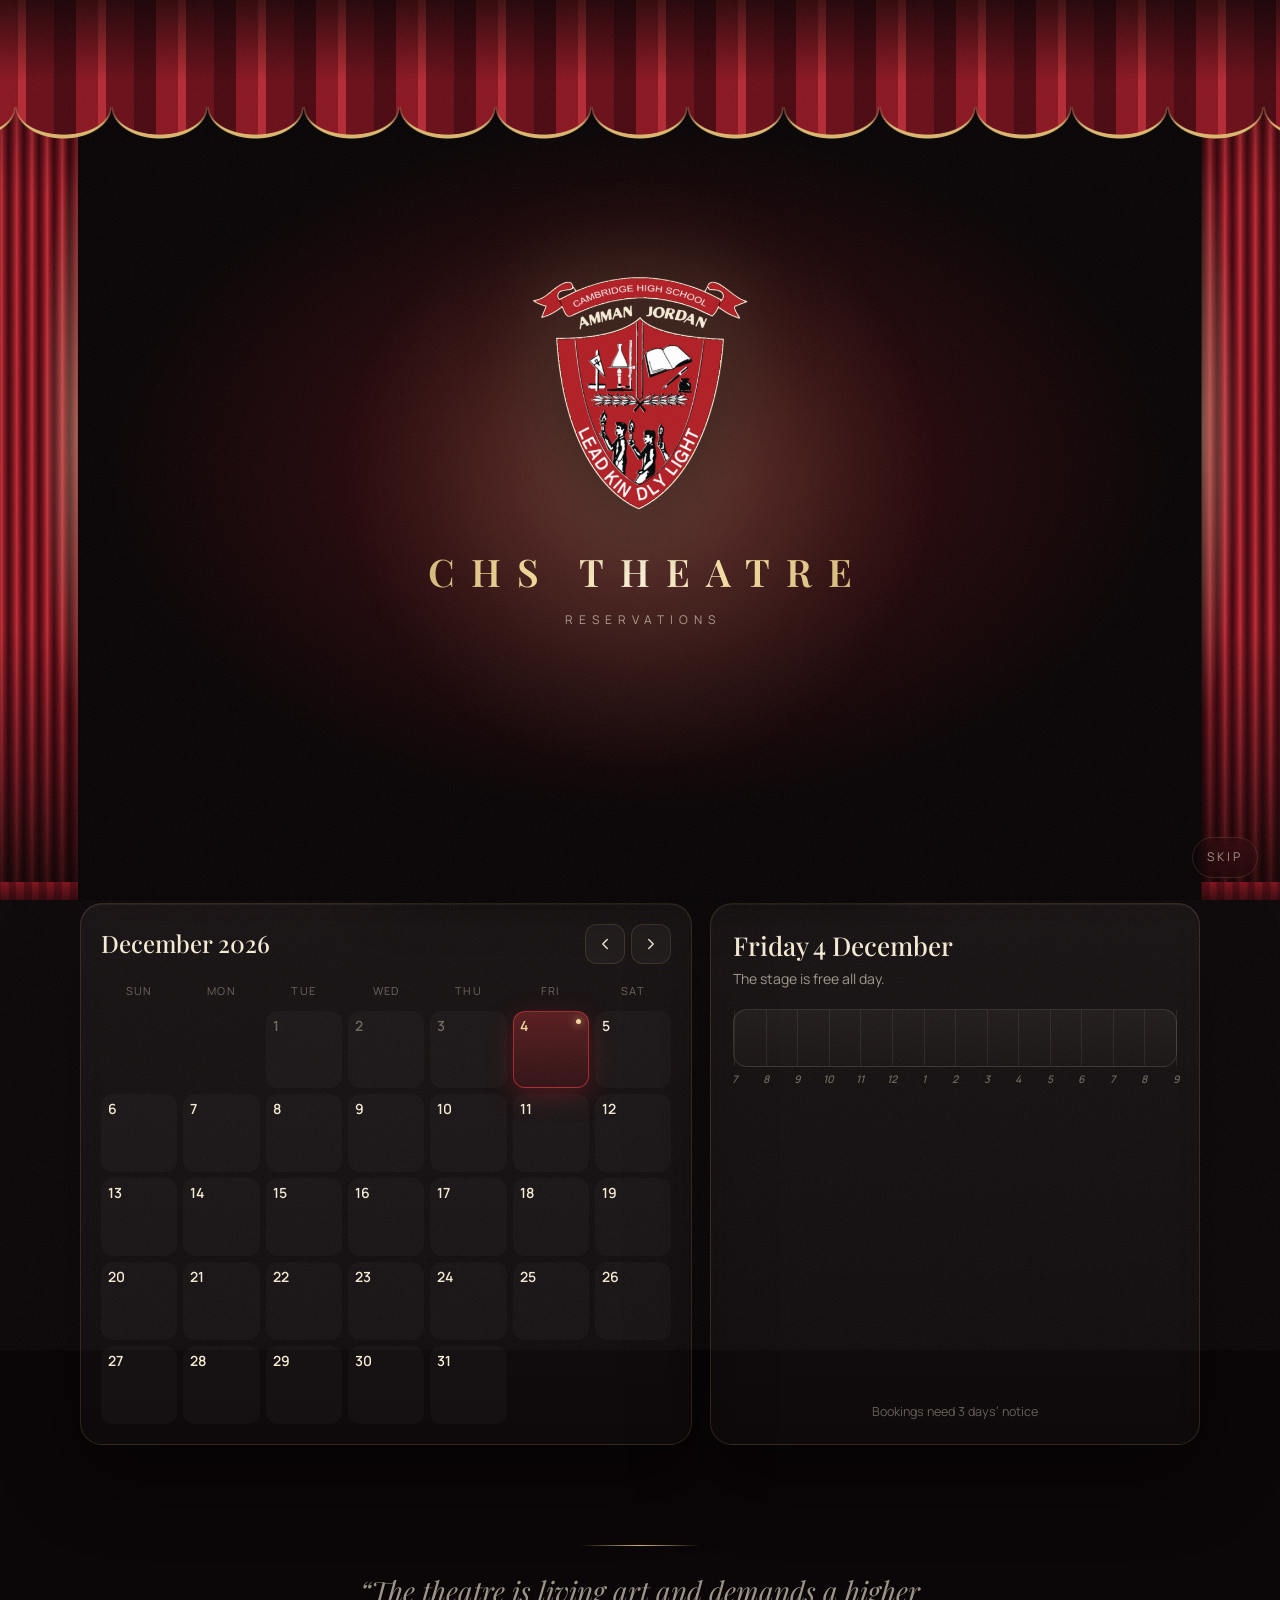
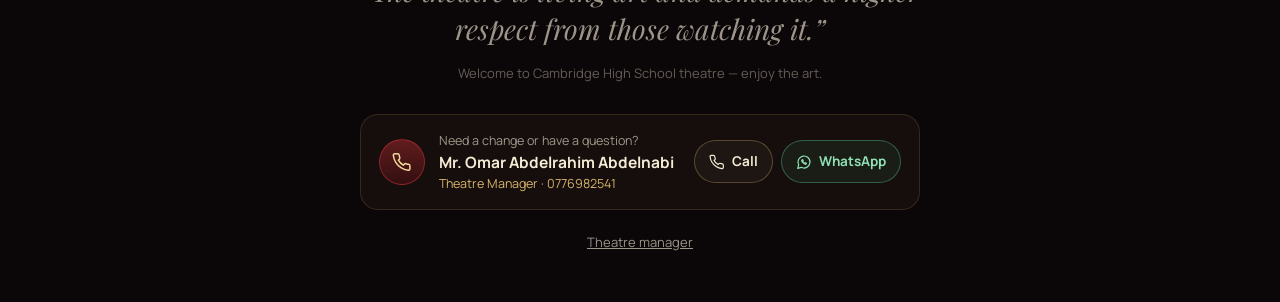
<file: index.html>
<!doctype html>
<html lang="en" dir="ltr">
<head>
  <meta charset="utf-8" />
  <meta name="viewport" content="width=device-width, initial-scale=1, viewport-fit=cover" />
  <meta name="robots" content="noindex, nofollow" />
  <meta name="theme-color" content="#0b0608" />
  <meta name="apple-mobile-web-app-capable" content="yes" />
  <meta name="mobile-web-app-capable" content="yes" />
  <meta name="apple-mobile-web-app-status-bar-style" content="black-translucent" />
  <meta name="apple-mobile-web-app-title" content="CHS Theatre" />
  <title>CHS Theatre</title>
  <meta name="description" content="Book the Cambridge High School theatre." />
  <link rel="manifest" href="manifest.webmanifest" />
  <link rel="icon" type="image/png" href="icon-192.png" />
  <link rel="apple-touch-icon" href="apple-touch-icon.png" />
  <link rel="preconnect" href="https://fonts.googleapis.com" />
  <link rel="preconnect" href="https://fonts.gstatic.com" crossorigin />
  <link href="https://fonts.googleapis.com/css2?family=Amiri:wght@400;700&family=IBM+Plex+Sans+Arabic:wght@400;500;600;700&family=Manrope:wght@400;500;600;700;800&family=Playfair+Display:ital,wght@0,500;0,600;1,400;1,500&display=swap" rel="stylesheet" />
  <link rel="preload" as="image" href="logo-dark.png" />
  <link rel="stylesheet" href="styles.css?v=8" />
</head>
<body class="locked">
  <!-- ─── Intro: the curtain ─── -->
  <div id="intro" aria-hidden="true">
    <div class="intro-stage">
      <div class="intro-spot"></div>
      <div class="intro-pool"></div>
      <div class="intro-mark">
        <img src="logo-dark.png" alt="" />
        <div class="intro-title">CHS Theatre</div>
        <div class="intro-sub" data-t="introSub">Reservations</div>
      </div>
    </div>
    <div class="curtain l"><div class="shine"></div></div>
    <div class="curtain r"><div class="shine"></div></div>
    <div class="valance"></div>
    <div class="fringe"></div>
    <button class="skip" data-t="skip">Skip</button>
  </div>

  <div class="stage-bg">
    <div class="beam b1"></div>
    <div class="beam b2"></div>
    <canvas id="dust"></canvas>
  </div>
  <div class="grain"></div>

  <div class="app">
    <header class="top">
      <div class="wrap">
        <a class="brand" href="#">
          <img src="logo-dark.png" alt="Cambridge High School" />
          <div><b>CHS Theatre</b><small data-t="brandSub">Cambridge High School</small></div>
        </a>
        <div class="spacer"></div>
        <button class="pill-btn" id="langBtn" aria-label="Language"><span data-icon="globe"></span><span id="langLbl">عربي</span></button>
      </div>
    </header>

    <main>
      <section class="hero wrap">
        <span class="eyebrow reveal"><i></i><span data-t="eyebrow">Theatre reservations · Now online</span></span>
        <h1 class="reveal" data-t-html="heroTitle">The stage is <em>yours.</em></h1>
        <p class="lead reveal" data-t="heroLead">Reserve the school theatre in under a minute. Your request goes straight to the Theatre Manager — you’ll get the confirmation by email and in your calendar.</p>
        <div class="cta-row reveal">
          <button class="btn primary" data-open-booking><span data-icon="ticket"></span><span data-t="ctaBook">Book the theatre</span></button>
          <a class="btn ghost" href="#availability"><span data-icon="calendar"></span><span data-t="ctaAvail">See availability</span></a>
        </div>
        <div class="facts reveal">
          <span><span data-icon="clock"></span><span data-t="fact1">Book by the hour</span></span>
          <span><span data-icon="bell"></span><span data-t="fact2">Book at least 3 days ahead</span></span>
          <span><span data-icon="mail"></span><span data-t="fact3">Email + calendar confirmation</span></span>
        </div>
      </section>

      <section class="block wrap" id="availability">
        <div class="sec-head reveal">
          <div>
            <h2 data-t="availTitle">Availability</h2>
            <p data-t="availSub">Tap a day to see when the stage is free.</p>
          </div>
          <div class="legend">
            <span><i class="l-free"></i><span data-t="free">Free</span></span>
            <span><i class="l-pend"></i><span data-t="pending">Pending</span></span>
            <span><i class="l-busy"></i><span data-t="booked">Booked</span></span>
          </div>
        </div>
        <div class="avail reveal">
          <div class="card cal" id="mainCal"></div>
          <div class="card dayp" id="dayPanel"></div>
        </div>
      </section>

      <section class="block wrap" id="mineSec" hidden>
        <div class="sec-head reveal">
          <div>
            <h2 data-t="mineTitle">My requests</h2>
            <p data-t="mineSub">Requests sent from this device.</p>
          </div>
          <button class="pill-btn" id="mineRefresh"><span data-icon="refresh"></span><span data-t="refresh">Refresh</span></button>
        </div>
        <div class="mine reveal" id="mineList"></div>
      </section>
    </main>

    <footer class="foot wrap">
      <div class="orn"></div>
      <blockquote data-t="quote">“The theatre is living art and demands a higher respect from those watching it.”</blockquote>
      <div data-t="enjoy">Welcome to Cambridge High School theatre — enjoy the art.</div>
      <div class="contact-slot" style="margin-top:30px"></div>
      <div style="margin-top:22px"><a href="admin.html" data-t="managerLink">Theatre manager</a></div>
    </footer>
  </div>

  <!-- ─── Booking sheet ─── -->
  <div class="sheet-wrap" id="sheet" role="dialog" aria-modal="true" aria-labelledby="stepTitle">
    <div class="scrim" data-close></div>
    <div class="sheet">
      <div class="sheet-top">
        <div class="grabber"></div>
        <div class="sheet-bar">
          <div class="st"><small id="stepNum">Step 1 of 5</small><b id="stepTitle">About you</b></div>
          <button class="icon-btn" data-close aria-label="Close"><span data-icon="x"></span></button>
        </div>
        <div class="progress" id="progress"><i></i><i></i><i></i><i></i><i></i></div>
      </div>

      <div class="sheet-body" id="sheetBody">
        <!-- 1 · You -->
        <div class="step" data-step="1">
          <div class="field">
            <label for="fName" data-t="fName">Teacher’s name</label>
            <input class="input" id="fName" autocomplete="name" data-ph="phName" placeholder="e.g. Shireen Bakri" />
            <div class="err" data-err="name" data-t="errName">Please write your name.</div>
          </div>
          <div class="field">
            <label for="fEmail" data-t="fEmail">School email</label>
            <div class="email-wrap">
              <input class="input" id="fEmail" inputmode="email" autocomplete="email" autocapitalize="off" spellcheck="false" placeholder="firstname.lastname" />
              <span class="dom">@cambridge.edu.jo</span>
            </div>
            <div class="hint" data-t="emailHint">Confirmations are sent here.</div>
            <div class="err" data-err="email" data-t="errEmail">Write the part before @cambridge.edu.jo</div>
          </div>
          <div class="field">
            <span class="lbl" data-t="fDept">Department</span>
            <div class="chips" id="deptChips"></div>
            <div class="reveal-box" id="deptOtherBox"><div><input class="input" id="fDeptOther" data-ph="phDeptOther" placeholder="Department name" /></div></div>
            <div class="err" data-err="dept" data-t="errDept">Choose your department.</div>
          </div>
          <div class="field">
            <label for="fHod" data-t="fHod">HOD’s name</label>
            <input class="input" id="fHod" data-ph="phHod" placeholder="Head of department" />
            <div class="hint" data-t="hodHint">Your HOD approves the event before the theatre manager.</div>
            <div class="err" data-err="hod" data-t="errHod">Please write your HOD’s name.</div>
          </div>
        </div>

        <!-- 2 · Event -->
        <div class="step" data-step="2">
          <div class="field">
            <label for="fTitle" data-t="fTitle">Event title</label>
            <input class="input" id="fTitle" data-ph="phTitle" placeholder="e.g. Grade 6 parents orientation" />
            <div class="err" data-err="title" data-t="errTitle">Give the event a title.</div>
          </div>
          <div class="field">
            <label for="fDesc"><span data-t="fDesc">Event description</span> <span class="opt" data-t="optional">(optional)</span></label>
            <textarea class="input" id="fDesc" data-ph="phDesc" placeholder="What happens on stage?"></textarea>
          </div>
          <div class="field">
            <span class="lbl" data-t="fAudience">Number of audience</span>
            <div class="stepper" id="audStepper">
              <button type="button" data-d="-10" aria-label="-10">−</button>
              <input id="fAudience" type="number" inputmode="numeric" min="1" max="600" value="50" />
              <button type="button" data-d="10" aria-label="+10">+</button>
            </div>
          </div>
          <div class="field">
            <span class="lbl" data-t="fAudType">Who’s attending?</span>
            <div class="chips" id="audChips"></div>
            <div class="err" data-err="aud" data-t="errAud">Choose at least one.</div>
          </div>
          <div class="field">
            <label for="fAudNote"><span data-t="fAudNote">Audience notes</span> <span class="opt" data-t="optional">(optional)</span></label>
            <input class="input" id="fAudNote" data-ph="phAudNote" placeholder="e.g. Staff: only HODs" />
          </div>
        </div>

        <!-- 3 · When -->
        <div class="step" data-step="3">
          <div class="mini-cal" id="pickCal"></div>
          <div class="err" data-err="date" data-t="errDate">Pick a date.</div>
          <div id="whenBox" hidden>
            <div class="picked"><span data-icon="calendar"></span><b id="pickedLbl"></b></div>
            <span class="lbl" data-t="tlLbl">The stage that day — tap a free spot</span>
            <div class="tl" id="tl"></div>
            <div class="time-row" style="margin-top:16px">
              <div><span class="lbl" data-t="start">Start</span><input class="input" type="time" id="fStart" step="900" /></div>
              <div><span class="lbl" data-t="end">End</span><input class="input" type="time" id="fEnd" step="900" /></div>
            </div>
            <div class="chips dur" id="durChips" style="margin-top:12px"></div>
            <div class="err" id="timeErr"></div>

            <h4 class="sub-h" data-t="rehTitle">Rehearsal</h4>
            <div class="switch" id="rehSw" role="switch" tabindex="0">
              <div class="s-t"><b data-t="rehT">I need a rehearsal</b><small data-t="rehS">Book the stage for a run-through too</small></div>
              <div class="tog"></div>
            </div>
            <div class="reveal-box" id="rehBox"><div>
              <div class="field" style="margin-top:4px">
                <span class="lbl" data-t="rehDate">Rehearsal date</span>
                <input class="input" type="date" id="fRehDate" />
              </div>
              <div id="rehWrap" hidden>
                <div class="tl" id="rehTl"></div>
                <div class="time-row" style="margin-top:16px">
                  <div><span class="lbl" data-t="start">Start</span><input class="input" type="time" id="fRehStart" step="900" /></div>
                  <div><span class="lbl" data-t="end">End</span><input class="input" type="time" id="fRehEnd" step="900" /></div>
                </div>
                <div class="chips dur" id="rehDurChips" style="margin-top:12px"></div>
                <div class="err" id="rehTimeErr"></div>
              </div>
              <div class="err" data-err="reh" data-t="errReh">Pick the rehearsal date and time.</div>
            </div></div>
          </div>
        </div>

        <!-- 4 · Facilities -->
        <div class="step" data-step="4">
          <p class="hint" style="margin:0 0 14px;font-size:14px" data-t="equipHint">Tap everything you need on the day.</p>
          <div class="equip" id="equipGrid"></div>
          <div class="field" style="margin-top:18px">
            <label for="fOther"><span data-t="fOther">Any other needs</span> <span class="opt" data-t="optional">(optional)</span></label>
            <textarea class="input" id="fOther" data-ph="phOther" placeholder="Anything not listed above"></textarea>
          </div>
        </div>

        <!-- 5 · Review -->
        <div class="step" data-step="5">
          <div class="review" id="reviewBox"></div>
          <div class="rules">
            <h4 data-t="rulesT">Theatre notes</h4>
            <ul>
              <li data-t-html="rule1">Theatre reservations should be made at the <strong>beginning of each school term</strong>.</li>
              <li data-t-html="rule2">Facilities and materials needed must be handed in <strong>3 days before the event</strong>.</li>
              <li data-t-html="rule3">Torch use is done in coordination with the theatre manager.</li>
              <li data-t-html="rule4">Provide the event minutes (walk-through) <strong>a week before</strong>.</li>
              <li data-t-html="rule5">All screened material (presentations, slideshows, films) is handed in <strong>on a flash drive or by email</strong>.</li>
            </ul>
          </div>
          <div class="agree" id="agree" role="checkbox" tabindex="0" aria-checked="false">
            <span class="box"><span data-icon="check"></span></span>
            <span data-t="agree">I’ve read the theatre notes and my HOD approves this event.</span>
          </div>
          <div class="err" data-err="agree" data-t="errAgree">Please confirm to continue.</div>
        </div>

        <!-- success -->
        <div class="done" id="done">
          <canvas class="burst" id="burst"></canvas>
          <div class="ticket" id="ticket"></div>
          <h3 data-t="doneT">Request sent!</h3>
          <p data-t="doneP">The theatre manager will review it. You’ll get an email — and a calendar invite once it’s approved.</p>
          <div class="status-line"><i></i><span data-t="awaiting">Awaiting approval</span></div>
          <div style="display:flex;gap:10px;justify-content:center;flex-wrap:wrap"><a class="btn gold" id="donePrint" target="_blank" rel="noopener"><span data-icon="printer"></span><span data-t="print">Print / PDF</span></a><button class="btn ghost" data-close><span data-t="doneBtn">Done</span></button></div>
          <div class="contact-slot" style="margin-top:22px"></div>
        </div>
      </div>

      <div class="sheet-foot" id="sheetFoot">
        <button class="btn ghost" id="backBtn"><span class="flip"><span data-icon="chevL"></span></span><span data-t="back">Back</span></button>
        <button class="btn primary grow" id="nextBtn"><span id="nextLbl" data-t="next">Continue</span><span class="flip" id="nextIco"><span data-icon="arrowR"></span></span></button>
      </div>
    </div>
  </div>

  <div class="toast" id="toast"></div>

  <script src="config.js?v=8"></script>
  <script src="api.js?v=8"></script>
  <script src="i18n.js?v=8"></script>
  <script src="icons.js?v=8"></script>
  <script src="app.js?v=8"></script>
</body>
</html>
</file>
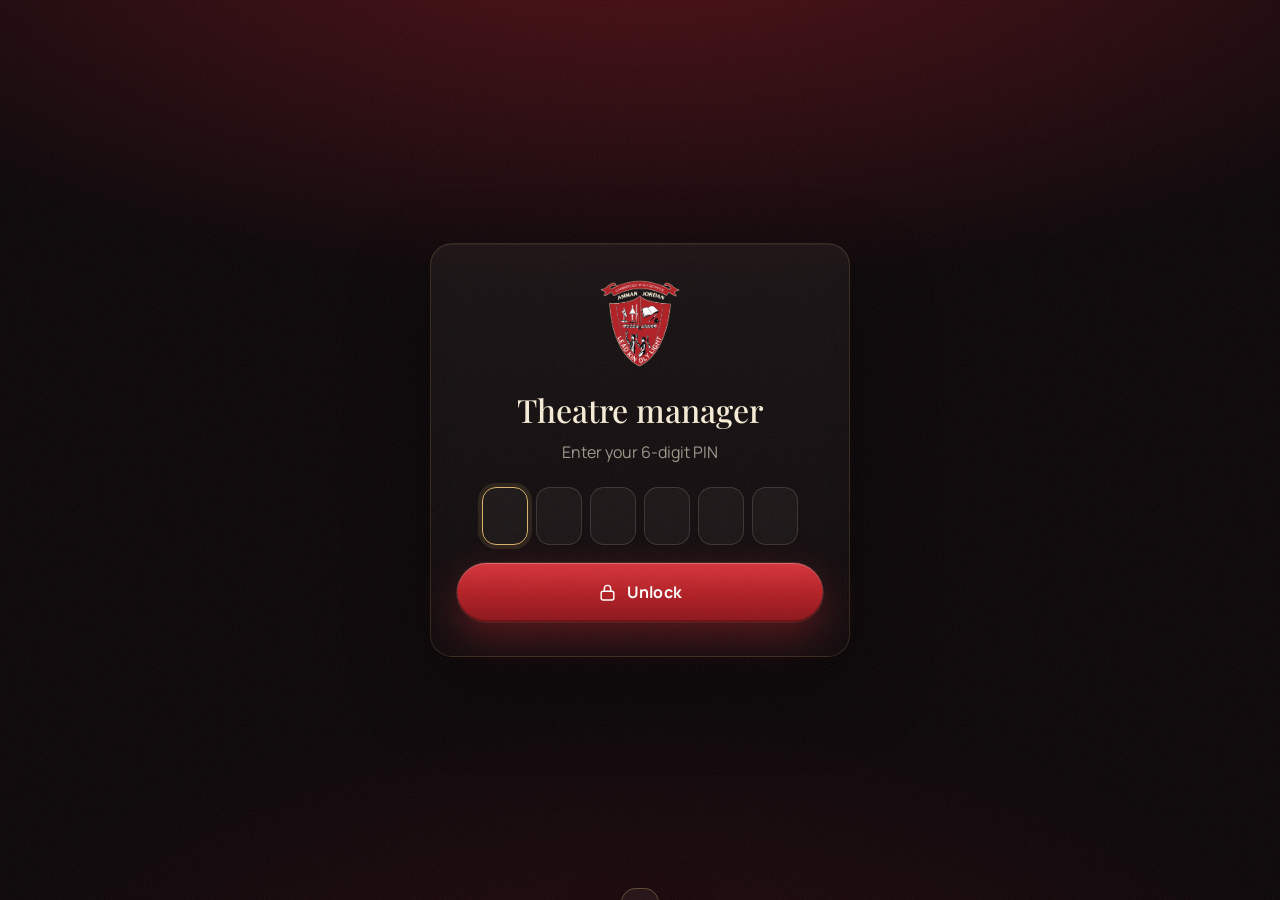
<file: admin.html>
<!doctype html>
<html lang="en" dir="ltr">
<head>
  <meta charset="utf-8" />
  <meta name="viewport" content="width=device-width, initial-scale=1, viewport-fit=cover" />
  <meta name="robots" content="noindex, nofollow" />
  <meta name="theme-color" content="#0b0608" />
  <meta name="apple-mobile-web-app-capable" content="yes" />
  <meta name="apple-mobile-web-app-status-bar-style" content="black-translucent" />
  <title>CHS Theatre · Manager</title>
  <link rel="icon" type="image/png" href="icon-192.png" />
  <link rel="apple-touch-icon" href="apple-touch-icon.png" />
  <link rel="preconnect" href="https://fonts.googleapis.com" />
  <link rel="preconnect" href="https://fonts.gstatic.com" crossorigin />
  <link href="https://fonts.googleapis.com/css2?family=Amiri:wght@400;700&family=IBM+Plex+Sans+Arabic:wght@400;500;600;700&family=Manrope:wght@400;500;600;700;800&family=Playfair+Display:ital,wght@0,500;0,600;1,400&display=swap" rel="stylesheet" />
  <link rel="stylesheet" href="styles.css?v=8" />
  <style>
    .gate { min-height: 100dvh; display: grid; place-items: center; padding: 24px 16px; }
    .gate .card { width: min(420px, 100%); padding: 34px 26px; text-align: center; }
    .gate img { width: 84px; margin: 0 auto 16px; }
    .gate h1 { font-family: var(--f-display); font-weight: 500; font-size: 32px; margin: 0 0 6px; }
    .gate p { color: var(--muted); margin: 0 0 22px; }
    .pin { display: flex; gap: 8px; justify-content: center; margin-bottom: 18px; direction: ltr; }
    .pin input { width: 46px; height: 58px; text-align: center; font: 600 26px var(--f-display); border-radius: 14px; border: 1px solid rgba(246,236,214,.14); background: rgba(255,240,220,.04); outline: none; transition: border-color .2s, box-shadow .2s; }
    .pin input:focus { border-color: var(--gold); box-shadow: 0 0 0 4px rgba(217,180,106,.12); }
    .stats { display: grid; grid-template-columns: repeat(4, 1fr); gap: 12px; margin: 10px 0 26px; }
    @media (max-width: 760px) { .stats { grid-template-columns: repeat(2, 1fr); } }
    .stat { padding: 18px; }
    .stat small { display: block; font-size: 11px; letter-spacing: .2em; text-transform: uppercase; color: var(--faint); }
    .stat b { display: block; font-family: var(--f-display); font-weight: 500; font-size: 40px; line-height: 1.1; margin-top: 6px; }
    .stat.hot b { color: var(--warn); }
    .stat em { font-style: normal; font-size: 13px; color: var(--muted); }
    .tabs { display: flex; gap: 6px; padding: 5px; border-radius: 999px; border: 1px solid var(--line); background: var(--glass); width: fit-content; max-width: 100%; overflow-x: auto; }
    .tabs button { padding: 10px 16px; border-radius: 999px; font-weight: 700; font-size: 14px; color: var(--muted); white-space: nowrap; transition: all .3s var(--ease); }
    .tabs button.on { background: linear-gradient(180deg, var(--red-hi), var(--red)); color: #fff; box-shadow: 0 6px 18px rgba(176,30,35,.35); }
    .tabs .cnt { display: inline-grid; place-items: center; min-width: 20px; height: 20px; padding: 0 6px; margin-inline-start: 6px; border-radius: 999px; background: rgba(255,255,255,.14); font-size: 11.5px; }
    .toolbar { display: flex; gap: 12px; align-items: center; justify-content: space-between; flex-wrap: wrap; margin-bottom: 16px; }
    .toolbar .input { max-width: 260px; padding: 11px 14px; }
    @media (max-width: 600px) { .toolbar .input { max-width: none; } }
    .tabs { scrollbar-width: none; } .tabs::-webkit-scrollbar { display: none; }
    .stat.next b { font-size: 19px !important; line-height: 1.25; }
    .req { padding: 0; overflow: hidden; margin-bottom: 12px; }
    .req-h { display: grid; grid-template-columns: auto 1fr auto; gap: 14px; align-items: center; padding: 16px 18px; width: 100%; text-align: start; }
    .req-date { width: 58px; text-align: center; border-radius: 14px; padding: 8px 0; background: rgba(217,180,106,.08); border: 1px solid var(--line); }
    .req-date small { display: block; font-size: 10.5px; letter-spacing: .14em; text-transform: uppercase; color: var(--gold); }
    .req-date b { display: block; font-family: var(--f-display); font-size: 24px; line-height: 1.1; }
    .req-t { min-width: 0; }
    .req-t b { display: block; font-size: 16px; white-space: nowrap; overflow: hidden; text-overflow: ellipsis; }
    .req-t small { display: block; color: var(--muted); font-size: 13px; white-space: nowrap; overflow: hidden; text-overflow: ellipsis; }
    .req-b { display: grid; grid-template-rows: 0fr; transition: grid-template-rows .45s var(--ease); }
    .req.open .req-b { grid-template-rows: 1fr; }
    .req-b > div { overflow: hidden; }
    .req-in { padding: 0 18px 18px; border-top: 1px solid var(--line); }
    .acts { display: flex; gap: 10px; flex-wrap: wrap; margin-top: 14px; }
    .acts .btn { padding: 13px 20px; font-size: 15px; }
    .btn.ok { color: #fff; background: linear-gradient(180deg, #3aa86f, #23774c); box-shadow: 0 10px 30px rgba(35,119,76,.35); }
    .empty { text-align: center; padding: 50px 20px; color: var(--faint); }
    .empty svg { width: 40px; height: 40px; color: var(--gold); opacity: .6; margin-bottom: 10px; }
    .decide-wrap { min-height: 100dvh; display: grid; place-items: center; padding: 24px 16px; }
    .decide { width: min(620px, 100%); padding: 26px 22px; }
    .decide h1 { font-family: var(--f-display); font-weight: 500; font-size: 30px; margin: 4px 0 4px; line-height: 1.15; }
    .big-state { text-align: center; padding: 20px 0 6px; }
    .big-state .ring { width: 86px; height: 86px; border-radius: 50%; display: grid; place-items: center; margin: 0 auto 14px; animation: pop .7s cubic-bezier(.2,1.5,.4,1); }
    .big-state .ring svg { width: 40px; height: 40px; }
    @keyframes pop { from { transform: scale(.4); opacity: 0; } }
    .depts { display: flex; flex-wrap: wrap; gap: 6px; margin-top: 8px; }
    .bar-row { display: grid; grid-template-columns: 90px 1fr 30px; gap: 10px; align-items: center; font-size: 13px; color: var(--muted); margin: 6px 0; }
    .bar-row i { height: 8px; border-radius: 4px; background: linear-gradient(90deg, var(--red), var(--gold)); display: block; }
  </style>
</head>
<body>
  <div class="stage-bg"><div class="beam b1"></div><div class="beam b2"></div></div>
  <div class="grain"></div>
  <div class="app" id="app"></div>
  <div class="toast" id="toast"></div>
  <script src="config.js?v=8"></script>
  <script src="api.js?v=8"></script>
  <script src="icons.js?v=8"></script>
  <script src="admin.js?v=8"></script>
</body>
</html>
</file>
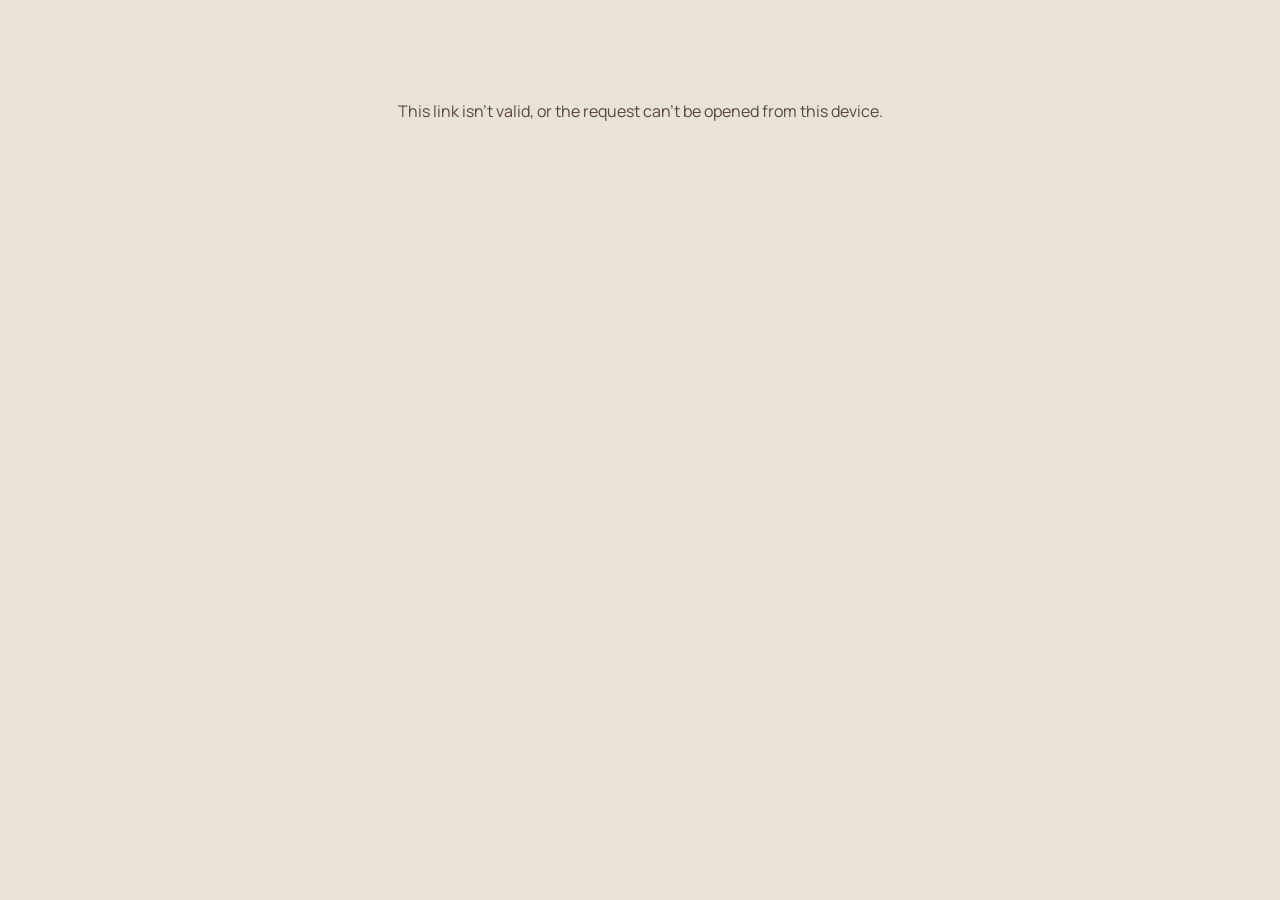
<file: print.html>
<!doctype html>
<html lang="en" dir="ltr">
<head>
  <meta charset="utf-8" />
  <meta name="viewport" content="width=device-width, initial-scale=1" />
  <meta name="robots" content="noindex, nofollow" />
  <title>Theatre Reservation Form</title>
  <link rel="icon" type="image/png" href="icon-192.png" />
  <link rel="preconnect" href="https://fonts.googleapis.com" />
  <link rel="preconnect" href="https://fonts.gstatic.com" crossorigin />
  <link href="https://fonts.googleapis.com/css2?family=Amiri:wght@700&family=UnifrakturMaguntia&family=Manrope:wght@400;600;700;800&family=Playfair+Display:ital,wght@0,600;1,500&display=swap" rel="stylesheet" />
  <style>
    @page { size: A4; margin: 0; }
    :root { --red: #8a1a1f; --ink: #1d1410; --mute: #7a6a5c; --line: #d9cbb4; --gold: #b48d45; }
    * { box-sizing: border-box; }
    html, body { margin: 0; background: #e9e2d6; color: var(--ink); font-family: Manrope, Arial, sans-serif; -webkit-print-color-adjust: exact; print-color-adjust: exact; }
    .bar { position: sticky; top: 0; z-index: 5; display: flex; gap: 10px; justify-content: center; align-items: center; flex-wrap: wrap; padding: 12px 16px; background: #140a0d; color: #f6ecd6; font-size: 14px; }
    .bar button { font: 700 15px Manrope, sans-serif; padding: 12px 22px; border-radius: 999px; border: 0; cursor: pointer; color: #fff; background: linear-gradient(180deg, #d6333a, #b01e23); box-shadow: 0 8px 22px rgba(176, 30, 35, .4); }
    .bar a { color: #d9b46a; }
    .wrap { padding: 20px 10px 40px; overflow-x: auto; }
    .page { position: relative; width: 210mm; min-height: 297mm; margin: 0 auto; padding: 12mm 15mm 10mm; background: #fffdf8; box-shadow: 0 20px 60px rgba(0,0,0,.25); overflow: hidden; }
    .wm { position: absolute; left: 50%; top: 52%; width: 120mm; transform: translate(-50%, -50%); opacity: .06; pointer-events: none; }
    .frame { position: absolute; inset: 7mm; border: 1.2px solid var(--line); pointer-events: none; }
    .frame::after { content: ""; position: absolute; inset: 1.6mm; border: .5px solid var(--line); }
    header { position: relative; text-align: center; margin-bottom: 3mm; }
    header img { width: 15mm; margin: 0 auto 1mm; display: block; }
    .ar { font: 700 16pt/1.05 Amiri, serif; }
    .bl { font: 19pt/1.15 "UnifrakturMaguntia", serif; }
    h1 { font: italic 600 15pt "Playfair Display", serif; margin: 2mm 0 0; }
    h1 small { display: block; font: 700 7.5pt Manrope; letter-spacing: .3em; text-transform: uppercase; color: var(--red); margin-top: 1.5mm; font-style: normal; }
    .meta { position: absolute; top: 0; right: 0; text-align: right; font-size: 8pt; color: var(--mute); }
    .meta b { display: block; font: 700 13pt "Playfair Display", serif; color: var(--red); }
    .status { display: inline-block; margin-top: 1.5mm; padding: 1mm 3mm; border-radius: 99px; font-weight: 800; font-size: 7.5pt; letter-spacing: .08em; text-transform: uppercase; border: 1px solid; }
    .st-approved { color: #1f7a4d; border-color: #1f7a4d; } .st-pending { color: #b07a10; border-color: #b07a10; }
    .st-rejected, .st-cancelled { color: var(--mute); border-color: var(--mute); }
    .sec { position: relative; margin-top: 3.2mm; }
    .sec h2 { font: 800 7.5pt Manrope; letter-spacing: .22em; text-transform: uppercase; color: var(--red); margin: 0 0 1mm; padding-bottom: .8mm; border-bottom: 1.5px solid var(--red); }
    .grid { display: grid; grid-template-columns: 1fr 1fr; gap: 0 8mm; }
    .f { display: flex; gap: 3mm; align-items: baseline; padding: 1.1mm 0; border-bottom: .6px dotted #b9a88f; font-size: 9.5pt; min-height: 6.4mm; }
    .f.full { grid-column: 1 / -1; }
    .f i { font-style: italic; color: var(--mute); white-space: nowrap; font-family: "Playfair Display", serif; }
    .f b { font-weight: 700; flex: 1; }
    .chk { display: inline-flex; align-items: center; gap: 1.2mm; margin-inline-end: 3mm; font-weight: 600; white-space: nowrap; }
    .box { width: 3.6mm; height: 3.6mm; border: 1px solid var(--ink); display: inline-grid; place-items: center; font-size: 8pt; line-height: 1; }
    table { width: 100%; border-collapse: collapse; font-size: 9.5pt; }
    td, th { border: .8px solid #8f7f6c; padding: .9mm 2.6mm; text-align: left; }
    th { font: italic 600 10pt "Playfair Display", serif; background: #f6efe1; }
    td.c { width: 16mm; text-align: center; font-weight: 800; }
    .eqcols { display: grid; grid-template-columns: 1fr 1fr; gap: 4mm; }
    .yes { color: #1f7a4d; } .no { color: #c4b5a0; }
    .notes { font-size: 8.2pt; color: #3b2e25; margin: 0; padding-inline-start: 4mm; line-height: 1.4; }
    .other { min-height: 7mm; font-size: 10pt; padding: 2mm 0; border-bottom: .6px dotted #b9a88f; white-space: pre-wrap; }
    .sign { display: grid; grid-template-columns: 1fr 1fr; gap: 10mm; margin-top: 4mm; font-size: 9.5pt; }
    .sign div > p { display: flex; gap: 2mm; margin: 0; padding: 2mm 0; border-bottom: .8px solid #8f7f6c; }
    .sign i { font-family: "Playfair Display", serif; color: var(--mute); white-space: nowrap; }
    .sign b { flex: 1; }
    footer { margin-top: 4mm; text-align: center; font: italic 500 10.5pt "Playfair Display", serif; color: var(--mute); }
    footer small { display: block; font: 7.5pt Manrope; font-style: normal; margin-top: 2mm; color: #a39280; }
    .msg { text-align: center; padding: 80px 20px; font-size: 16px; color: #5a4636; }
    @media print {
      html, body { background: #fff; }
      .bar { display: none; }
      .wrap { padding: 0; overflow: visible; }
      .page { box-shadow: none; margin: 0; width: 210mm; min-height: 297mm; }
    }
    @media screen and (max-width: 820px) { .page { transform-origin: top left; } }
  </style>
</head>
<body>
  <div class="bar" id="bar"><button id="printBtn">🖨️ Print / Save as PDF</button><span id="hint">On a phone: Print → “Save as PDF”.</span></div>
  <div class="wrap" id="wrap"><div class="msg">Loading…</div></div>
  <script src="config.js?v=8"></script>
  <script src="api.js?v=8"></script>
  <script src="print.js?v=8"></script>
</body>
</html>
</file>
<file: styles.css>
/* ─── CHS Theatre — design system ─────────────────────────────────── */
:root {
  --bg: #0b0608;
  --bg-2: #140a0d;
  --velvet-1: #2a0509;
  --velvet-2: #5c0b14;
  --velvet-3: #8f1620;
  --red: #b01e23;
  --red-hi: #d6333a;
  --gold: #d9b46a;
  --gold-hi: #f3d999;
  --gold-lo: #8a6a2e;
  --ivory: #f6ecd6;
  --text: #f6ecd6;
  --muted: rgba(246, 236, 214, 0.62);
  --faint: rgba(246, 236, 214, 0.38);
  --line: rgba(217, 180, 106, 0.16);
  --line-2: rgba(217, 180, 106, 0.32);
  --glass: rgba(255, 240, 220, 0.035);
  --glass-2: rgba(255, 240, 220, 0.07);
  --ok: #57c48a;
  --warn: #f0b44c;
  --busy: #e0474e;
  --radius: 22px;
  --radius-s: 14px;
  --ease: cubic-bezier(0.22, 1, 0.36, 1);
  --ease-io: cubic-bezier(0.7, 0, 0.2, 1);
  --f-display: "Playfair Display", "Amiri", Georgia, serif;
  --f-body: "Manrope", "IBM Plex Sans Arabic", system-ui, sans-serif;
  color-scheme: dark;
}
html[lang="ar"] {
  --f-display: "Amiri", "Playfair Display", serif;
  --f-body: "IBM Plex Sans Arabic", "Manrope", system-ui, sans-serif;
}

* { box-sizing: border-box; -webkit-tap-highlight-color: transparent; }
[hidden] { display: none !important; }
html, body { margin: 0; background: var(--bg); color: var(--text); }
body {
  font-family: var(--f-body);
  font-size: 16px;
  line-height: 1.55;
  min-height: 100dvh;
  overflow-x: hidden;
  -webkit-font-smoothing: antialiased;
}
body.locked { overflow: hidden; }
button, input, textarea, select { font: inherit; color: inherit; }
button { cursor: pointer; border: 0; background: none; }
img { display: block; max-width: 100%; }
::selection { background: var(--red); color: var(--ivory); }
:focus-visible { outline: 2px solid var(--gold); outline-offset: 3px; border-radius: 8px; }

/* ─── ambient stage: beams, dust, grain ─── */
.stage-bg { position: fixed; inset: 0; z-index: 0; pointer-events: none; overflow: hidden; }
.stage-bg::before {
  content: ""; position: absolute; inset: 0;
  background:
    radial-gradient(120% 70% at 50% -10%, rgba(143, 22, 32, 0.55), transparent 60%),
    radial-gradient(80% 60% at 50% 120%, rgba(92, 11, 20, 0.35), transparent 70%),
    var(--bg);
}
.beam {
  position: absolute; top: -20vh; width: 70vmax; height: 140vh;
  background: conic-gradient(from 180deg at 50% 0%, transparent 168deg, rgba(255, 226, 170, 0.10) 176deg, rgba(255, 236, 196, 0.16) 180deg, rgba(255, 226, 170, 0.10) 184deg, transparent 192deg);
  filter: blur(6px);
  mix-blend-mode: screen;
  transform-origin: 50% 0%;
}
.beam.b1 { left: -20vmax; animation: sway1 14s var(--ease-io) infinite alternate; }
.beam.b2 { right: -20vmax; animation: sway2 17s var(--ease-io) infinite alternate; }
@keyframes sway1 { from { transform: rotate(-26deg); } to { transform: rotate(-12deg); } }
@keyframes sway2 { from { transform: rotate(24deg); } to { transform: rotate(10deg); } }
#dust { position: absolute; inset: 0; width: 100%; height: 100%; opacity: 0.8; }
.grain {
  position: fixed; inset: -50%; z-index: 100; pointer-events: none; opacity: 0.07;
  background-image: url("data:image/svg+xml;utf8,<svg xmlns='http://www.w3.org/2000/svg' width='180' height='180'><filter id='n'><feTurbulence type='fractalNoise' baseFrequency='.9' numOctaves='2' stitchTiles='stitch'/></filter><rect width='100%' height='100%' filter='url(%23n)'/></svg>");
  animation: grain 1.2s steps(6) infinite;
}
@keyframes grain { 0%{transform:translate(0,0)} 20%{transform:translate(-3%,2%)} 40%{transform:translate(2%,-3%)} 60%{transform:translate(-2%,-1%)} 80%{transform:translate(3%,3%)} 100%{transform:translate(0,0)} }

/* ─── intro: velvet curtain reveal ─── */
#intro {
  position: fixed; inset: 0; z-index: 90; background: #050203; overflow: hidden;
  display: grid; place-items: center; cursor: pointer;
}
#intro.out { animation: introOut 0.9s var(--ease) forwards; }
@keyframes introOut { to { opacity: 0; transform: scale(1.04); visibility: hidden; } }
.intro-stage {
  position: absolute; inset: 0; display: grid; place-items: center;
  background: radial-gradient(60% 55% at 50% 52%, rgba(120, 18, 26, 0.55), transparent 70%), #070304;
}
.intro-spot {
  position: absolute; z-index: 6; left: 50%; top: -10%; width: 120vmin; height: 120%;
  transform: translateX(-50%);
  background: conic-gradient(from 180deg at 50% 0%, transparent 163deg, rgba(255, 232, 190, 0.14) 172deg, rgba(255, 240, 210, 0.22) 180deg, rgba(255, 232, 190, 0.14) 188deg, transparent 197deg);
  filter: blur(4px); opacity: 0; mix-blend-mode: screen;
}
.intro-pool {
  position: absolute; left: 50%; top: 50%; width: 70vmin; height: 70vmin; transform: translate(-50%, -46%);
  background: radial-gradient(circle, rgba(255, 228, 180, 0.22), rgba(255, 210, 150, 0.06) 45%, transparent 68%);
  opacity: 0;
}
.intro-mark { position: relative; z-index: 2; text-align: center; opacity: 0; transform: scale(0.94) translateY(8px); }
.intro-mark img { width: min(46vmin, 230px); margin: 0 auto; filter: drop-shadow(0 18px 40px rgba(0, 0, 0, 0.7)) drop-shadow(0 0 30px rgba(255, 210, 150, 0.18)); }
.intro-title {
  margin-top: 26px; font-family: "Playfair Display", serif; font-weight: 600;
  font-size: clamp(22px, 4.6vmin, 38px); letter-spacing: 0.42em; text-indent: 0.42em; text-transform: uppercase;
  background: linear-gradient(100deg, var(--gold-lo), var(--gold-hi) 40%, #fff6dd 50%, var(--gold-hi) 60%, var(--gold-lo));
  background-size: 220% 100%; -webkit-background-clip: text; background-clip: text; color: transparent;
}
.intro-sub { margin-top: 10px; font-size: 12px; letter-spacing: 0.5em; text-indent: 0.5em; text-transform: uppercase; color: var(--muted); }

.curtain {
  position: absolute; top: 0; bottom: 0; width: 51%; z-index: 4;
  background:
    linear-gradient(180deg, rgba(0,0,0,.55), rgba(0,0,0,0) 22%, rgba(0,0,0,0) 70%, rgba(0,0,0,.7)),
    repeating-linear-gradient(90deg, #3a060c 0px, #6d0d17 18px, #a4202b 34px, #c2333c 40px, #8d1520 52px, #4e0810 70px, #3a060c 76px);
  box-shadow: inset 0 0 120px rgba(0, 0, 0, 0.6);
  will-change: transform;
}
.curtain::after { /* hem */
  content: ""; position: absolute; left: 0; right: 0; bottom: 0; height: 18px;
  background: linear-gradient(180deg, transparent, rgba(0,0,0,.5)), repeating-linear-gradient(90deg, #5a0a12 0 38px, #7d111b 38px 76px);
}
.curtain.l { left: 0; transform-origin: 0 50%; border-right: 1px solid rgba(0,0,0,.6); }
.curtain.r { right: 0; transform-origin: 100% 50%; border-left: 1px solid rgba(0,0,0,.6); }
.curtain .shine {
  position: absolute; inset: 0; opacity: 0;
  background: radial-gradient(40% 45% at var(--sx, 100%) 48%, rgba(255, 220, 170, 0.35), transparent 70%);
  mix-blend-mode: screen;
}
.curtain.l .shine { --sx: 100%; }
.curtain.r .shine { --sx: 0%; }
.valance {
  position: absolute; left: -2%; right: -2%; top: 0; height: 15vh; min-height: 90px; z-index: 6;
  background:
    linear-gradient(180deg, rgba(0,0,0,.65), rgba(0,0,0,0) 60%),
    repeating-linear-gradient(90deg, #4a0810 0 22px, #8a1520 22px 44px, #b42a33 44px 52px, #6a0e18 52px 80px);
  -webkit-mask: linear-gradient(#000, #000) top / 100% calc(100% - 28px) no-repeat, radial-gradient(50% 100% at 50% 0, #000 97%, transparent 100%) bottom / 96px 28px repeat-x;
          mask: linear-gradient(#000, #000) top / 100% calc(100% - 28px) no-repeat, radial-gradient(50% 100% at 50% 0, #000 97%, transparent 100%) bottom / 96px 28px repeat-x;
}
.fringe { /* gold edge that follows the swags */
  position: absolute; left: -2%; right: -2%; top: 0; height: calc(max(15vh, 90px) + 4px); min-height: 94px; z-index: 5;
  background: linear-gradient(180deg, var(--gold-lo), var(--gold-hi) 60%, var(--gold));
  -webkit-mask: linear-gradient(#000, #000) top / 100% calc(100% - 32px) no-repeat, radial-gradient(50% 100% at 50% 0, #000 97%, transparent 100%) bottom / 96px 32px repeat-x;
          mask: linear-gradient(#000, #000) top / 100% calc(100% - 32px) no-repeat, radial-gradient(50% 100% at 50% 0, #000 97%, transparent 100%) bottom / 96px 32px repeat-x;
  filter: drop-shadow(0 8px 14px rgba(0,0,0,.7));
}
.skip {
  position: absolute; z-index: 8; bottom: max(22px, env(safe-area-inset-bottom)); inset-inline-end: 22px;
  font-size: 12px; letter-spacing: 0.24em; text-transform: uppercase; color: var(--muted);
  padding: 10px 14px; border: 1px solid var(--line); border-radius: 999px; backdrop-filter: blur(6px);
  opacity: 0; animation: fadeIn 0.6s 0.4s forwards;
}

/* timeline (class .play added by JS) */
#intro.play .intro-spot { animation: spotOn 0.9s 0.25s steps(1) forwards, spotFlick 0.5s 0.25s ease-out; }
@keyframes spotOn { to { opacity: 1; } }
@keyframes spotFlick { 0%{opacity:0} 20%{opacity:.8} 30%{opacity:.2} 45%{opacity:1} 55%{opacity:.5} 70%{opacity:1} }
#intro.play .curtain .shine { animation: fadeIn 0.6s 0.45s forwards; }
#intro.play .curtain.l { animation: openL 2.1s 1.05s var(--ease-io) forwards; }
#intro.play .curtain.r { animation: openR 2.1s 1.05s var(--ease-io) forwards; }
@keyframes openL { 0%{transform:none} 12%{transform:translateX(1.5%) skewY(.3deg)} 100%{transform:translateX(-8%) scaleX(.2)} }
@keyframes openR { 0%{transform:none} 12%{transform:translateX(-1.5%) skewY(-.3deg)} 100%{transform:translateX(8%) scaleX(.2)} }
#intro.play .intro-pool { animation: fadeIn 1.4s 1.5s forwards; }
#intro.play .intro-mark { animation: markIn 1.5s 1.7s var(--ease) forwards; }
#intro.play .intro-title { animation: titleShine 2.2s 2.1s var(--ease) forwards; }
@keyframes titleShine { from { background-position: 130% 0; } to { background-position: 50% 0; } }
@keyframes markIn { to { opacity: 1; transform: none; } }
@keyframes shimmer { from { background-position: 120% 0; } to { background-position: -20% 0; } }
@keyframes fadeIn { to { opacity: 1; } }
/* quick version on repeat visits */
#intro.quick.play .curtain.l, #intro.quick.play .curtain.r { animation-delay: 0.2s; animation-duration: 1.3s; }
#intro.quick.play .intro-spot { animation-delay: 0s; }
#intro.quick.play .intro-pool { animation-delay: 0.4s; }
#intro.quick.play .intro-mark { animation-delay: 0.5s; animation-duration: 1s; }
#intro.quick.play .intro-title { animation-delay: 0.6s; }

/* ─── layout ─── */
.app { position: relative; z-index: 1; }
.wrap { width: min(1120px, 100% - 32px); margin-inline: auto; }
header.top {
  position: sticky; top: 0; z-index: 20;
  padding: max(12px, env(safe-area-inset-top)) 0 12px;
  background: linear-gradient(180deg, rgba(11, 6, 8, 0.92), rgba(11, 6, 8, 0.6) 70%, transparent);
  backdrop-filter: blur(10px); -webkit-backdrop-filter: blur(10px);
}
.top .wrap { display: flex; align-items: center; gap: 12px; }
.brand { display: flex; align-items: center; gap: 12px; text-decoration: none; color: inherit; min-width: 0; }
.brand img { width: 40px; height: 43px; object-fit: contain; filter: drop-shadow(0 4px 10px rgba(0,0,0,.6)); }
.brand b { display: block; font-family: var(--f-display); font-size: 17px; font-weight: 600; letter-spacing: .02em; line-height: 1.15; white-space: nowrap; }
.brand small { display: block; font-size: 10.5px; letter-spacing: .28em; text-transform: uppercase; color: var(--gold); white-space: nowrap; }
html[lang="ar"] .brand small { letter-spacing: .05em; font-size: 12px; }
.top .spacer { flex: 1; }
.pill-btn {
  display: inline-flex; align-items: center; gap: 8px; padding: 9px 14px; border-radius: 999px;
  border: 1px solid var(--line-2); background: var(--glass); font-size: 13px; font-weight: 600; color: var(--ivory);
  transition: background .3s, border-color .3s, transform .3s var(--ease);
}
a.pill-btn { text-decoration: none; }
.pill-btn:hover { background: var(--glass-2); border-color: var(--gold); }
.pill-btn:active { transform: scale(.96); }
.pill-btn svg { width: 16px; height: 16px; }

/* hero */
.hero { padding: clamp(40px, 10vh, 110px) 0 50px; text-align: center; position: relative; }
.eyebrow {
  display: inline-flex; align-items: center; gap: 10px; font-size: 11.5px; letter-spacing: .34em; text-transform: uppercase;
  color: var(--gold); padding: 8px 16px; border: 1px solid var(--line); border-radius: 999px; background: rgba(217, 180, 106, 0.05);
}
html[lang="ar"] .eyebrow { letter-spacing: .04em; font-size: 13px; }
.eyebrow i { width: 6px; height: 6px; border-radius: 50%; background: var(--gold-hi); box-shadow: 0 0 12px var(--gold-hi); animation: pulse 2.4s infinite; }
@keyframes pulse { 50% { opacity: .35; } }
.hero h1 {
  font-family: var(--f-display); font-weight: 500; margin: 26px auto 18px; line-height: 1.02;
  font-size: clamp(46px, 10.5vw, 112px); letter-spacing: -0.02em; max-width: 12ch;
}
html[lang="ar"] .hero h1 { line-height: 1.25; letter-spacing: 0; font-weight: 700; }
.hero h1 em {
  font-style: italic; font-weight: 400;
  background: linear-gradient(100deg, var(--gold-lo), var(--gold-hi) 45%, #fff3d2 52%, var(--gold-hi) 60%, var(--gold));
  background-size: 200% 100%; -webkit-background-clip: text; background-clip: text; color: transparent;
  animation: shimmer 6s 1s var(--ease) infinite alternate; padding-inline-end: .06em;
}
.hero p.lead { max-width: 560px; margin: 0 auto; color: var(--muted); font-size: clamp(16px, 2.2vw, 19px); }
.cta-row { display: flex; gap: 12px; justify-content: center; flex-wrap: wrap; margin-top: 34px; }
.btn {
  position: relative; display: inline-flex; align-items: center; justify-content: center; gap: 10px;
  padding: 17px 28px; border-radius: 999px; font-weight: 700; font-size: 16px; letter-spacing: .01em;
  transition: transform .35s var(--ease), box-shadow .35s var(--ease), background .3s, opacity .3s; overflow: hidden; isolation: isolate;
}
.btn svg { width: 19px; height: 19px; }
.btn:active { transform: scale(.97); }
.btn.primary {
  color: #fff; background: linear-gradient(180deg, var(--red-hi), var(--red) 55%, #8c141a);
  box-shadow: 0 1px 0 rgba(255,255,255,.25) inset, 0 -2px 0 rgba(0,0,0,.25) inset, 0 14px 40px rgba(176, 30, 35, 0.45), 0 0 0 1px rgba(255, 200, 180, .12);
}
.btn.primary::after {
  content: ""; position: absolute; inset: 0; z-index: -1;
  background: linear-gradient(115deg, transparent 30%, rgba(255,255,255,.35) 48%, transparent 62%);
  transform: translateX(-120%); transition: transform 0.9s var(--ease);
}
.btn.primary:hover::after { transform: translateX(120%); }
.btn.primary:hover { box-shadow: 0 1px 0 rgba(255,255,255,.25) inset, 0 18px 50px rgba(214, 51, 58, 0.55), 0 0 0 1px rgba(255, 200, 180, .2); transform: translateY(-2px); }
a.btn { text-decoration: none; }
@media (max-width: 480px) { .eyebrow { letter-spacing: .18em; font-size: 10.5px; } }
.btn.ghost { color: var(--ivory); border: 1px solid var(--line-2); background: var(--glass); }
.btn.ghost:hover { border-color: var(--gold); background: var(--glass-2); }
.btn.gold { color: #1b1206; background: linear-gradient(180deg, var(--gold-hi), var(--gold) 60%, #b48d45); box-shadow: 0 12px 34px rgba(217, 180, 106, .3); }
.btn[disabled] { opacity: .45; pointer-events: none; }
.btn.block { width: 100%; }

.facts { display: flex; justify-content: center; flex-wrap: wrap; gap: 10px 26px; margin-top: 44px; color: var(--faint); font-size: 13.5px; }
.facts span { display: inline-flex; align-items: center; gap: 8px; }
.facts svg { width: 16px; height: 16px; color: var(--gold); }

/* reveal on scroll */
.reveal { opacity: 0; transform: translateY(26px); transition: opacity 1s var(--ease), transform 1s var(--ease); }
.reveal.in { opacity: 1; transform: none; }

/* sections */
section.block { padding: 40px 0 30px; }
.sec-head { display: flex; align-items: end; justify-content: space-between; gap: 16px; margin-bottom: 20px; flex-wrap: wrap; }
.sec-head h2 { font-family: var(--f-display); font-weight: 500; font-size: clamp(30px, 5vw, 44px); margin: 0; line-height: 1.1; }
.sec-head p { margin: 6px 0 0; color: var(--muted); }
.legend { display: flex; gap: 14px; flex-wrap: wrap; font-size: 12.5px; color: var(--muted); }
.legend span { display: inline-flex; align-items: center; gap: 7px; }
.legend i { width: 10px; height: 10px; border-radius: 3px; }
.l-free { background: rgba(246, 236, 214, .14); }
.l-pend { background: var(--warn); }
.l-busy { background: var(--busy); }

.card {
  position: relative; border-radius: var(--radius); border: 1px solid var(--line);
  background: linear-gradient(180deg, rgba(255, 240, 220, 0.05), rgba(255, 240, 220, 0.02));
  box-shadow: 0 30px 80px rgba(0, 0, 0, 0.45), inset 0 1px 0 rgba(255, 240, 220, 0.06);
  backdrop-filter: blur(14px); -webkit-backdrop-filter: blur(14px);
}

/* availability */
.avail { display: grid; grid-template-columns: 1.25fr 1fr; gap: 18px; }
@media (max-width: 860px) { .avail { grid-template-columns: 1fr; } }
.cal { padding: 20px; }
.cal-head { display: flex; align-items: center; justify-content: space-between; margin-bottom: 14px; }
.cal-head h3 { margin: 0; font-family: var(--f-display); font-weight: 500; font-size: 24px; }
.cal-nav { display: flex; gap: 6px; }
.icon-btn {
  width: 40px; height: 40px; border-radius: 12px; display: grid; place-items: center;
  border: 1px solid var(--line); background: var(--glass); transition: background .25s, border-color .25s;
}
.icon-btn:hover { background: var(--glass-2); border-color: var(--line-2); }
.icon-btn svg { width: 18px; height: 18px; }
html[dir="rtl"] .flip svg { transform: scaleX(-1); }
.cal-grid { display: grid; grid-template-columns: repeat(7, 1fr); gap: 6px; }
.cal-dow { text-align: center; font-size: 11px; letter-spacing: .12em; text-transform: uppercase; color: var(--faint); padding: 4px 0 6px; }
.day {
  position: relative; aspect-ratio: 1 / 1.02; border-radius: 12px; padding: 7px 6px 6px; text-align: start;
  display: flex; flex-direction: column; justify-content: space-between;
  background: rgba(255, 240, 220, 0.025); border: 1px solid transparent; transition: background .25s, border-color .25s, transform .3s var(--ease);
}
.day:hover:not(:disabled) { background: rgba(255, 240, 220, 0.07); border-color: var(--line); }
.day .num { font-size: 14px; font-weight: 600; line-height: 1; }
.day.muted { opacity: .28; }
.day:disabled { cursor: default; }
.day.past .num { color: var(--faint); }
.day.today .num { color: var(--gold-hi); }
.day.today::before { content: ""; position: absolute; top: 7px; inset-inline-end: 7px; width: 5px; height: 5px; border-radius: 50%; background: var(--gold-hi); box-shadow: 0 0 8px var(--gold-hi); }
.day.sel { background: linear-gradient(180deg, rgba(214, 51, 58, .35), rgba(176, 30, 35, .18)); border-color: rgba(214, 51, 58, .7); box-shadow: 0 8px 26px rgba(176, 30, 35, .35); }
.day.blocked { opacity: .32; }
.bars { display: grid; grid-template-columns: repeat(8, 1fr); gap: 2px; }
.bars i { height: 4px; border-radius: 2px; background: rgba(246, 236, 214, 0.12); }
.bars i.p { background: var(--warn); }
.bars i.b { background: var(--busy); box-shadow: 0 0 6px rgba(224, 71, 78, .6); }
.mbar { position: relative; display: block; height: 4px; border-radius: 2px; background: rgba(246, 236, 214, 0.1); overflow: hidden; }
.mbar i { position: absolute; top: 0; bottom: 0; border-radius: 2px; }
.mbar i.p { background: var(--warn); }
.mbar i.b { background: var(--busy); box-shadow: 0 0 6px rgba(224, 71, 78, .6); }

/* day timeline */
.tl { position: relative; padding-bottom: 22px; margin-bottom: 4px; }
.tl-track {
  position: relative; height: 58px; border-radius: 14px; cursor: pointer; overflow: visible;
  background: linear-gradient(180deg, rgba(255, 240, 220, .05), rgba(255, 240, 220, .02));
  border: 1px solid rgba(246, 236, 214, .12);
  touch-action: manipulation;
}
.tl.static .tl-track { cursor: default; }
.tl .tk { position: absolute; top: 0; bottom: 0; width: 1px; background: rgba(246, 236, 214, .08); pointer-events: none; }
.tl .tk span { position: absolute; top: calc(100% + 5px); transform: translateX(-50%); font-size: 10.5px; color: var(--faint); font-weight: 600; direction: ltr; }
html[dir="rtl"] .tl .tk span { transform: translateX(50%); }
@media (max-width: 520px) { .tl .tk.minor span { display: none; } }
.tl .blk { position: absolute; top: 6px; bottom: 6px; border-radius: 9px; pointer-events: none; }
.tl .blk.busy { background: repeating-linear-gradient(135deg, rgba(224, 71, 78, .55) 0 6px, rgba(224, 71, 78, .35) 6px 12px); border: 1px solid rgba(255, 120, 125, .6); }
.tl .blk.pend { background: repeating-linear-gradient(135deg, rgba(240, 180, 76, .45) 0 6px, rgba(240, 180, 76, .25) 6px 12px); border: 1px solid rgba(240, 180, 76, .6); }
.tl .blk.own { background: rgba(217, 180, 106, .12); border: 1px dashed rgba(217, 180, 106, .6); }
.tl .sel {
  position: absolute; top: 3px; bottom: 3px; border-radius: 11px; pointer-events: none; min-width: 6px;
  background: linear-gradient(180deg, var(--gold-hi), var(--gold) 60%, #b48d45);
  box-shadow: 0 0 0 2px rgba(243, 217, 153, .35), 0 8px 26px rgba(217, 180, 106, .45);
  transition: inset-inline-start .35s var(--ease), width .35s var(--ease);
  display: flex; align-items: center; justify-content: center; overflow: hidden;
}
.tl .sel span { font-size: 11px; font-weight: 800; color: #2a1408; white-space: nowrap; padding: 0 4px; direction: ltr; }
.tl .sel.bad { background: linear-gradient(180deg, #ff7a80, var(--busy)); box-shadow: 0 0 0 2px rgba(255, 120, 125, .35), 0 8px 26px rgba(224, 71, 78, .45); }
.tl .sel.bad span { color: #fff; }
.chip.sm { padding: 8px 13px; font-size: 13px; }
.chip.ghosty { cursor: default; font-weight: 600; color: var(--ok); border-color: rgba(87, 196, 138, .3); background: rgba(87, 196, 138, .07); direction: ltr; }
.dayp .tl { margin-top: 4px; }
.day .xtra { position: absolute; bottom: 14px; inset-inline-end: 6px; width: 6px; height: 6px; border-radius: 50%; background: var(--gold); }

.dayp { padding: 22px; display: flex; flex-direction: column; min-height: 100%; }
.dayp h3 { margin: 0; font-family: var(--f-display); font-weight: 500; font-size: 26px; }
.dayp .sub { color: var(--muted); font-size: 14px; margin: 2px 0 16px; }
.plist { display: grid; gap: 8px; }
.prow {
  display: grid; grid-template-columns: 44px 1fr auto; align-items: center; gap: 12px;
  padding: 11px 14px; border-radius: 14px; background: rgba(255, 240, 220, 0.03); border: 1px solid rgba(255, 240, 220, .05);
}
.prow .pn { font-family: var(--f-display); font-size: 22px; color: var(--gold); text-align: center; }
.prow .pt { font-size: 13px; color: var(--muted); }
.prow .pn svg { width: 22px; height: 22px; display: block; margin: 0 auto; }
.prow .pd { font-size: 14px; font-weight: 600; }
.tag { font-size: 11.5px; font-weight: 700; letter-spacing: .06em; padding: 5px 10px; border-radius: 999px; white-space: nowrap; }
.tag.free { color: var(--ok); background: rgba(87, 196, 138, .1); border: 1px solid rgba(87, 196, 138, .25); }
.tag.pending { color: var(--warn); background: rgba(240, 180, 76, .1); border: 1px solid rgba(240, 180, 76, .3); }
.tag.approved, .tag.busy { color: #ff8a8f; background: rgba(224, 71, 78, .12); border: 1px solid rgba(224, 71, 78, .35); }
.tag.rejected, .tag.cancelled { color: var(--faint); background: rgba(255,255,255,.04); border: 1px solid rgba(255,255,255,.1); }
.prow.busy { border-color: rgba(224, 71, 78, .22); background: rgba(224, 71, 78, .06); }
.prow.pending { border-color: rgba(240, 180, 76, .2); background: rgba(240, 180, 76, .05); }
.dayp .btn { margin-top: 18px; }
.custom-list { margin-top: 10px; display: grid; gap: 8px; }

/* my requests */
.mine { display: grid; gap: 10px; }
.mine-item { display: flex; align-items: center; gap: 14px; padding: 16px 18px; }
.mine-item .mi-id { font-family: var(--f-display); color: var(--gold); font-size: 18px; min-width: 70px; }
.mine-item .mi-t { flex: 1; min-width: 0; }
.mine-item .mi-t b { display: block; white-space: nowrap; overflow: hidden; text-overflow: ellipsis; }
.mine-item .mi-t small { color: var(--muted); }

.contact {
  display: flex; align-items: center; gap: 14px; flex-wrap: wrap; text-align: start;
  padding: 16px 18px; border-radius: 18px; border: 1px solid var(--line); background: rgba(217, 180, 106, .05);
  max-width: 560px; margin-inline: auto;
}
.contact .c-ico { width: 46px; height: 46px; border-radius: 50%; display: grid; place-items: center; flex: none; background: linear-gradient(180deg, rgba(214, 51, 58, .4), rgba(120, 18, 26, .3)); border: 1px solid rgba(214, 51, 58, .5); }
.contact .c-ico svg { width: 20px; height: 20px; color: var(--gold-hi); }
.contact .c-t { flex: 1; min-width: 180px; }
.contact .c-t small { display: block; color: var(--muted); font-size: 12.5px; }
.contact .c-t b { display: block; font-size: 15.5px; color: var(--ivory); }
.contact .c-t span { display: block; font-size: 12.5px; color: var(--gold); direction: ltr; text-align: start; }
.contact .c-btns { display: flex; gap: 8px; }
.contact .c-btns a { display: inline-flex; align-items: center; gap: 7px; padding: 10px 14px; border-radius: 999px; font-size: 13.5px; font-weight: 700; text-decoration: none; color: var(--ivory); border: 1px solid var(--line-2); background: var(--glass); }
.contact .c-btns a.wa { border-color: rgba(87, 196, 138, .4); color: #8fe0b4; background: rgba(87, 196, 138, .08); }
.contact .c-btns svg { width: 16px; height: 16px; }
.mine-item .mi-acts { display: flex; gap: 6px; flex-wrap: wrap; justify-content: flex-end; }
.mine-item .mi-acts button { padding: 7px 12px; font-size: 12.5px; }
.mine-item .mi-acts svg { width: 14px; height: 14px; }
@media (max-width: 560px) { .mine-item { flex-wrap: wrap; } .mine-item .mi-acts { width: 100%; justify-content: flex-start; } }
.edit-banner { display: flex; gap: 10px; align-items: center; padding: 12px 14px; border-radius: 14px; margin-bottom: 16px; background: rgba(217, 180, 106, .08); border: 1px solid var(--line-2); font-size: 14px; color: var(--muted); }
.edit-banner svg { width: 18px; height: 18px; color: var(--gold); flex: none; }
footer.foot { padding: 70px 0 calc(50px + env(safe-area-inset-bottom)); text-align: center; color: var(--faint); font-size: 13px; }
footer.foot blockquote { font-family: var(--f-display); font-style: italic; font-size: clamp(20px, 3vw, 28px); color: var(--muted); max-width: 640px; margin: 0 auto 16px; line-height: 1.35; }
html[lang="ar"] footer.foot blockquote { font-style: normal; }
footer.foot .orn { width: 120px; height: 1px; margin: 0 auto 26px; background: linear-gradient(90deg, transparent, var(--gold), transparent); }
footer.foot a { color: var(--muted); }

/* ─── booking sheet (wizard) ─── */
.sheet-wrap { position: fixed; inset: 0; z-index: 50; display: none; }
.sheet-wrap.open { display: block; }
.scrim { position: absolute; inset: 0; background: rgba(5, 2, 3, 0.72); backdrop-filter: blur(8px); -webkit-backdrop-filter: blur(8px); opacity: 0; transition: opacity .5s var(--ease); }
.sheet-wrap.show .scrim { opacity: 1; }
.sheet {
  position: absolute; left: 50%; bottom: 0; width: min(760px, 100%); height: min(94dvh, 900px);
  transform: translate(-50%, 104%); transition: transform .7s var(--ease);
  display: flex; flex-direction: column; overflow: hidden;
  border-radius: 28px 28px 0 0; border: 1px solid var(--line-2); border-bottom: 0;
  background:
    radial-gradient(100% 50% at 50% 0%, rgba(143, 22, 32, .35), transparent 60%),
    linear-gradient(180deg, #1a0c10, #0e0709);
  box-shadow: 0 -30px 100px rgba(0, 0, 0, .7);
}
.sheet-wrap.show .sheet { transform: translate(-50%, 0); }
@media (min-width: 800px) {
  .sheet { bottom: auto; top: 50%; border-radius: 28px; border-bottom: 1px solid var(--line-2); transform: translate(-50%, -44%) scale(.96); opacity: 0; transition: transform .7s var(--ease), opacity .5s var(--ease); }
  .sheet-wrap.show .sheet { transform: translate(-50%, -50%); opacity: 1; }
}
.sheet-top { padding: 14px 20px 0; }
.grabber { width: 44px; height: 5px; border-radius: 3px; background: rgba(246, 236, 214, .2); margin: 0 auto 12px; }
@media (min-width: 800px) { .grabber { display: none; } }
.sheet-bar { display: flex; align-items: center; gap: 12px; }
.sheet-bar .st { flex: 1; min-width: 0; }
.sheet-bar .st small { display: block; font-size: 11px; letter-spacing: .26em; text-transform: uppercase; color: var(--gold); }
html[lang="ar"] .sheet-bar .st small { letter-spacing: .04em; font-size: 12.5px; }
.sheet-bar .st b { display: block; font-family: var(--f-display); font-weight: 500; font-size: 26px; line-height: 1.15; }
.progress { display: grid; grid-template-columns: repeat(5, 1fr); gap: 6px; margin: 16px 0 4px; }
.progress i { height: 3px; border-radius: 2px; background: rgba(246, 236, 214, .12); overflow: hidden; position: relative; }
.progress i::after { content: ""; position: absolute; inset: 0; background: linear-gradient(90deg, var(--red-hi), var(--gold)); transform: scaleX(0); transform-origin: left; transition: transform .6s var(--ease); }
html[dir="rtl"] .progress i::after { transform-origin: right; }
.progress i.on::after { transform: scaleX(1); }
.sheet-body { flex: 1; overflow-y: auto; overflow-x: hidden; padding: 18px 20px 24px; overscroll-behavior: contain; position: relative; }
.step { display: none; }
.step.active { display: block; animation: stepIn .55s var(--ease); }
.step.active.back { animation: stepInBack .55s var(--ease); }
@keyframes stepIn { from { opacity: 0; transform: translateX(34px); } }
@keyframes stepInBack { from { opacity: 0; transform: translateX(-34px); } }
html[dir="rtl"] .step.active { animation-name: stepInBack; }
html[dir="rtl"] .step.active.back { animation-name: stepIn; }
.sheet-foot {
  display: flex; gap: 10px; padding: 14px 20px calc(14px + env(safe-area-inset-bottom));
  border-top: 1px solid var(--line); background: rgba(10, 5, 7, .7); backdrop-filter: blur(10px);
}
.sheet-foot .btn { padding: 15px 22px; }
.sheet-foot .grow { flex: 1; }

/* fields */
.field { margin-bottom: 18px; }
.field > label, .lbl { display: block; font-size: 13px; font-weight: 600; color: var(--muted); margin-bottom: 8px; letter-spacing: .01em; }
.lbl .opt { color: var(--faint); font-weight: 500; }
.input {
  width: 100%; padding: 15px 16px; border-radius: 14px; font-size: 16px;
  background: rgba(255, 240, 220, 0.04); border: 1px solid rgba(246, 236, 214, .12);
  transition: border-color .25s, background .25s, box-shadow .25s; outline: none;
}
.input::placeholder { color: rgba(246, 236, 214, .3); }
.input:focus { border-color: var(--gold); background: rgba(255, 240, 220, 0.06); box-shadow: 0 0 0 4px rgba(217, 180, 106, .12); }
.input.bad { border-color: var(--busy); box-shadow: 0 0 0 4px rgba(224, 71, 78, .12); animation: shake .4s; }
@keyframes shake { 20%,60% { transform: translateX(-5px); } 40%,80% { transform: translateX(5px); } }
textarea.input { min-height: 96px; resize: vertical; }
.hint { font-size: 12.5px; color: var(--faint); margin-top: 6px; }
.err { font-size: 12.5px; color: #ff8a8f; margin-top: 6px; display: none; }
.err.on { display: block; }
.row2 { display: grid; grid-template-columns: 1fr 1fr; gap: 12px; }
@media (max-width: 520px) { .row2.stack { grid-template-columns: 1fr; } }
.email-wrap { position: relative; }
.email-wrap .dom { position: absolute; inset-inline-end: 14px; top: 50%; transform: translateY(-50%); font-size: 14px; color: var(--faint); pointer-events: none; }
html[dir="rtl"] .email-wrap .input { direction: ltr; text-align: left; padding-left: 160px; }
html:not([dir="rtl"]) .email-wrap .input { padding-right: 160px; }
html[dir="rtl"] .email-wrap .dom { left: 14px; right: auto; inset-inline-end: auto; }

.chips { display: flex; flex-wrap: wrap; gap: 8px; }
.chip {
  padding: 10px 15px; border-radius: 999px; font-size: 14px; font-weight: 600;
  border: 1px solid rgba(246, 236, 214, .14); background: rgba(255, 240, 220, .03); transition: all .25s var(--ease);
}
.chip:hover { border-color: var(--line-2); }
.chip.on { background: linear-gradient(180deg, rgba(214, 51, 58, .4), rgba(176, 30, 35, .25)); border-color: var(--red-hi); color: #fff; box-shadow: 0 6px 18px rgba(176, 30, 35, .3); }
.chip:active { transform: scale(.95); }

.stepper { display: flex; align-items: center; gap: 0; border-radius: 16px; border: 1px solid rgba(246, 236, 214, .12); background: rgba(255, 240, 220, .03); overflow: hidden; width: fit-content; }
.stepper button { width: 52px; height: 52px; display: grid; place-items: center; font-size: 22px; transition: background .2s; }
.stepper button:hover { background: rgba(255, 240, 220, .06); }
.stepper input { width: 84px; text-align: center; border: 0; background: none; font-family: var(--f-display); font-size: 28px; outline: none; -moz-appearance: textfield; }
.stepper input::-webkit-outer-spin-button, .stepper input::-webkit-inner-spin-button { -webkit-appearance: none; }
.stepper.sm button { width: 38px; height: 38px; font-size: 18px; }
.stepper.sm input { width: 40px; font-size: 18px; font-family: var(--f-body); font-weight: 700; }

/* switch */
.switch { display: flex; align-items: center; justify-content: space-between; gap: 14px; padding: 15px 16px; border-radius: 16px; border: 1px solid rgba(246, 236, 214, .1); background: rgba(255, 240, 220, .025); cursor: pointer; }
.switch .s-t b { display: block; font-size: 15px; }
.switch .s-t small { color: var(--faint); font-size: 12.5px; }
.tog { position: relative; width: 50px; height: 30px; border-radius: 999px; background: rgba(246, 236, 214, .15); flex: none; transition: background .3s; }
.tog::after { content: ""; position: absolute; top: 3px; inset-inline-start: 3px; width: 24px; height: 24px; border-radius: 50%; background: #fff; box-shadow: 0 2px 6px rgba(0,0,0,.4); transition: transform .35s var(--ease); }
.switch.on .tog { background: linear-gradient(90deg, var(--red), var(--red-hi)); }
.switch.on .tog::after { transform: translateX(20px); }
html[dir="rtl"] .switch.on .tog::after { transform: translateX(-20px); }
.reveal-box { display: grid; grid-template-rows: 0fr; transition: grid-template-rows .5s var(--ease), margin .5s var(--ease); }
.reveal-box > div { overflow: hidden; }
.reveal-box.on { grid-template-rows: 1fr; margin-top: 12px; }

/* period picker */
.periods { display: grid; grid-template-columns: repeat(4, 1fr); gap: 8px; }
@media (max-width: 420px) { .periods { grid-template-columns: repeat(2, 1fr); } }
.per {
  position: relative; padding: 12px 10px; border-radius: 14px; text-align: center;
  border: 1px solid rgba(246, 236, 214, .12); background: rgba(255, 240, 220, .03); transition: all .25s var(--ease);
}
.per b { display: block; font-family: var(--f-display); font-size: 22px; line-height: 1; margin-bottom: 4px; }
.per small { font-size: 11.5px; color: var(--muted); direction: ltr; display: block; }
.per:hover:not(:disabled) { border-color: var(--line-2); }
.per.on { background: linear-gradient(180deg, rgba(214, 51, 58, .45), rgba(176, 30, 35, .25)); border-color: var(--red-hi); box-shadow: 0 8px 22px rgba(176, 30, 35, .35); }
.per.on small { color: #ffd9d9; }
.per:disabled { opacity: .5; cursor: not-allowed; background: repeating-linear-gradient(135deg, rgba(224, 71, 78, .08) 0 6px, transparent 6px 12px); border-color: rgba(224, 71, 78, .25); }
.per:disabled.pend { background: repeating-linear-gradient(135deg, rgba(240, 180, 76, .08) 0 6px, transparent 6px 12px); border-color: rgba(240, 180, 76, .25); }
.per .lock { position: absolute; top: 6px; inset-inline-end: 7px; font-size: 9.5px; font-weight: 700; letter-spacing: .06em; text-transform: uppercase; color: #ff8a8f; }
.per.pend .lock { color: var(--warn); }
.mini-cal .day { aspect-ratio: 1 / .9; }
.mini-cal .day .num { font-size: 15px; }
.picked { display: flex; align-items: center; gap: 12px; padding: 14px 16px; border-radius: 16px; background: rgba(217, 180, 106, .07); border: 1px solid var(--line); margin: 14px 0 16px; }
.picked svg { width: 20px; height: 20px; color: var(--gold); flex: none; }
.picked b { font-family: var(--f-display); font-weight: 500; font-size: 19px; }
.time-row { display: grid; grid-template-columns: 1fr 1fr; gap: 12px; }
input[type="time"].input, input[type="date"].input { direction: ltr; min-height: 54px; }
input[type="time"]::-webkit-calendar-picker-indicator, input[type="date"]::-webkit-calendar-picker-indicator { filter: invert(.85) sepia(.4); }
.sub-h { font-family: var(--f-display); font-weight: 500; font-size: 20px; margin: 26px 0 12px; }

/* equipment tiles */
.equip { display: grid; grid-template-columns: repeat(auto-fill, minmax(150px, 1fr)); gap: 10px; }
@media (max-width: 420px) { .equip { grid-template-columns: 1fr 1fr; } }
.eq {
  position: relative; display: flex; flex-direction: column; align-items: flex-start; gap: 10px; text-align: start;
  padding: 15px 14px; border-radius: 16px; min-height: 104px;
  border: 1px solid rgba(246, 236, 214, .1); background: rgba(255, 240, 220, .03); transition: all .3s var(--ease);
}
.eq svg { width: 26px; height: 26px; color: var(--gold); transition: color .3s, transform .4s var(--ease); }
.eq span { font-size: 14px; font-weight: 600; line-height: 1.25; }
.eq::after {
  content: ""; position: absolute; top: 12px; inset-inline-end: 12px; width: 20px; height: 20px; border-radius: 50%;
  border: 1.5px solid rgba(246, 236, 214, .25); transition: all .3s var(--ease);
}
.eq.on { border-color: var(--red-hi); background: linear-gradient(160deg, rgba(214, 51, 58, .32), rgba(120, 18, 26, .18)); box-shadow: 0 10px 26px rgba(176, 30, 35, .28); }
.eq.on svg { color: #fff; transform: scale(1.08); }
.eq.on::after { background: var(--gold-hi) url("data:image/svg+xml;utf8,<svg xmlns='http://www.w3.org/2000/svg' viewBox='0 0 24 24' fill='none' stroke='%231b1206' stroke-width='3.2' stroke-linecap='round' stroke-linejoin='round'><path d='M5 12.5l4.5 4.5L19 7.5'/></svg>") center / 13px no-repeat; border-color: var(--gold-hi); }
.eq.count { cursor: default; }
.eq.count .stepper { margin-top: auto; }
.eq.count::after { display: none; }

/* review */
.review { padding: 18px; border-radius: 18px; border: 1px solid var(--line); background: rgba(255, 240, 220, .03); }
.rv { display: grid; grid-template-columns: 120px 1fr; gap: 6px 14px; padding: 10px 0; border-bottom: 1px dashed rgba(246, 236, 214, .1); font-size: 14.5px; }
.rv:last-child { border-bottom: 0; }
.rv dt { color: var(--faint); }
.rv dd { margin: 0; font-weight: 600; min-width: 0; overflow-wrap: anywhere; }
@media (max-width: 420px) { .rv { grid-template-columns: 92px 1fr; } }
.rules { margin-top: 18px; padding: 18px; border-radius: 18px; background: rgba(217, 180, 106, .05); border: 1px solid var(--line); }
.rules h4 { margin: 0 0 10px; font-size: 13px; letter-spacing: .2em; text-transform: uppercase; color: var(--gold); }
html[lang="ar"] .rules h4 { letter-spacing: 0; font-size: 15px; }
.rules ul { margin: 0; padding-inline-start: 18px; color: var(--muted); font-size: 14px; display: grid; gap: 7px; }
.rules ul strong { color: var(--ivory); }
.agree { display: flex; gap: 12px; align-items: flex-start; margin-top: 16px; cursor: pointer; font-size: 14.5px; }
.agree .box { width: 24px; height: 24px; flex: none; border-radius: 7px; border: 1.5px solid var(--line-2); display: grid; place-items: center; transition: all .25s; }
.agree.on .box { background: var(--gold-hi); border-color: var(--gold-hi); }
.agree .box svg { width: 15px; height: 15px; color: #1b1206; opacity: 0; transform: scale(.4); transition: all .3s var(--ease); }
.agree.on .box svg { opacity: 1; transform: none; }

/* success ticket */
.done { display: none; text-align: center; padding: 10px 0 20px; }
.done.on { display: block; }
.done h3 { font-family: var(--f-display); font-weight: 500; font-size: 34px; margin: 22px 0 6px; opacity: 0; animation: up .8s .9s var(--ease) forwards; }
.done p { color: var(--muted); margin: 0 auto; max-width: 420px; opacity: 0; animation: up .8s 1.05s var(--ease) forwards; }
@keyframes up { from { opacity: 0; transform: translateY(14px); } to { opacity: 1; transform: none; } }
.ticket {
  position: relative; width: min(400px, 100%); margin: 8px auto 0; display: flex; text-align: start;
  border-radius: 18px; overflow: hidden; color: #2a1408;
  background: linear-gradient(135deg, #f8ecd0, #ead6a6 55%, #f4e4bf);
  box-shadow: 0 30px 70px rgba(0,0,0,.6), 0 0 0 1px rgba(255,255,255,.3) inset;
  transform: translateY(80px) rotate(-6deg) scale(.9); opacity: 0;
  animation: ticketIn 1.1s .15s cubic-bezier(.2, 1.4, .4, 1) forwards;
  -webkit-mask: radial-gradient(circle 12px at 72% 0, transparent 98%, #000) top / 100% 51% no-repeat, radial-gradient(circle 12px at 72% 100%, transparent 98%, #000) bottom / 100% 51% no-repeat;
          mask: radial-gradient(circle 12px at 72% 0, transparent 98%, #000) top / 100% 51% no-repeat, radial-gradient(circle 12px at 72% 100%, transparent 98%, #000) bottom / 100% 51% no-repeat;
}
@keyframes ticketIn { to { transform: none; opacity: 1; } }
.ticket::before { content: ""; position: absolute; inset: 0; background: linear-gradient(115deg, transparent 35%, rgba(255,255,255,.65) 48%, transparent 60%); transform: translateX(-120%); animation: foil 1.6s 1.1s var(--ease) forwards; pointer-events: none; }
@keyframes foil { to { transform: translateX(120%); } }
.t-main { flex: 0 0 72%; padding: 20px 18px 18px 22px; border-inline-end: 2px dashed rgba(42, 20, 8, .25); }
.t-main small { display: block; font-size: 10px; letter-spacing: .3em; text-transform: uppercase; color: #8a1a1f; font-weight: 800; }
.t-main b { display: block; font-family: "Playfair Display", "Amiri", serif; font-size: 22px; line-height: 1.15; margin: 6px 0 10px; }
.t-meta { display: grid; grid-template-columns: 1fr 1fr; gap: 8px; font-size: 12px; }
.t-meta span { display: block; font-size: 9.5px; letter-spacing: .16em; text-transform: uppercase; color: rgba(42, 20, 8, .55); font-weight: 700; }
.t-meta em { font-style: normal; font-weight: 700; font-size: 13px; }
.t-stub { flex: 1; display: grid; place-items: center; padding: 14px 6px; background: linear-gradient(180deg, #a8191f, #7c0f15); color: #f8ecd0; }
.t-stub div { writing-mode: vertical-rl; transform: rotate(180deg); text-align: center; }
.t-stub span { font-size: 9px; letter-spacing: .3em; text-transform: uppercase; opacity: .8; }
.t-stub b { font-family: "Playfair Display", serif; font-size: 24px; letter-spacing: .06em; }
.status-line { display: inline-flex; align-items: center; gap: 10px; margin-top: 18px; padding: 10px 16px; border-radius: 999px; border: 1px solid rgba(240, 180, 76, .3); background: rgba(240, 180, 76, .08); color: var(--warn); font-size: 13.5px; font-weight: 700; opacity: 0; animation: up .8s 1.2s var(--ease) forwards; }
.status-line i { width: 8px; height: 8px; border-radius: 50%; background: var(--warn); animation: pulse 1.6s infinite; }
.done .btn { margin-top: 22px; opacity: 0; animation: up .8s 1.35s var(--ease) forwards; }
.burst { position: absolute; inset: 0; pointer-events: none; z-index: 3; }

/* toast */
.toast {
  position: fixed; left: 50%; bottom: calc(24px + env(safe-area-inset-bottom)); z-index: 80; max-width: calc(100% - 32px);
  transform: translate(-50%, 140%); transition: transform .6s var(--ease);
  padding: 14px 18px; border-radius: 16px; font-size: 14.5px; font-weight: 600;
  background: #241115; border: 1px solid var(--line-2); box-shadow: 0 20px 50px rgba(0,0,0,.6); display: flex; gap: 10px; align-items: center;
}
.toast.on { transform: translate(-50%, 0); }
.toast.bad { border-color: rgba(224, 71, 78, .5); }
.toast svg { width: 18px; height: 18px; flex: none; }

.spinner { width: 18px; height: 18px; border-radius: 50%; border: 2px solid rgba(255,255,255,.3); border-top-color: #fff; animation: spin .8s linear infinite; }
@keyframes spin { to { transform: rotate(360deg); } }
.skeleton { background: linear-gradient(90deg, rgba(255,240,220,.03), rgba(255,240,220,.08), rgba(255,240,220,.03)); background-size: 200% 100%; animation: sk 1.4s infinite; border-radius: 12px; }
@keyframes sk { to { background-position: -200% 0; } }
.demo-badge { position: fixed; z-index: 30; top: max(12px, env(safe-area-inset-top)); left: 50%; transform: translateX(-50%); font-size: 10.5px; letter-spacing: .2em; text-transform: uppercase; padding: 4px 10px; border-radius: 999px; background: rgba(240,180,76,.15); color: var(--warn); border: 1px solid rgba(240,180,76,.35); pointer-events: none; }
@media (max-width: 600px) { .demo-badge { top: auto; left: 10px; transform: none; bottom: calc(8px + env(safe-area-inset-bottom)); font-size: 9px; opacity: .8; } }

@media (prefers-reduced-motion: reduce) {
  *, *::before, *::after { animation-duration: .01ms !important; animation-delay: 0s !important; transition-duration: .01ms !important; }
}
</file>
